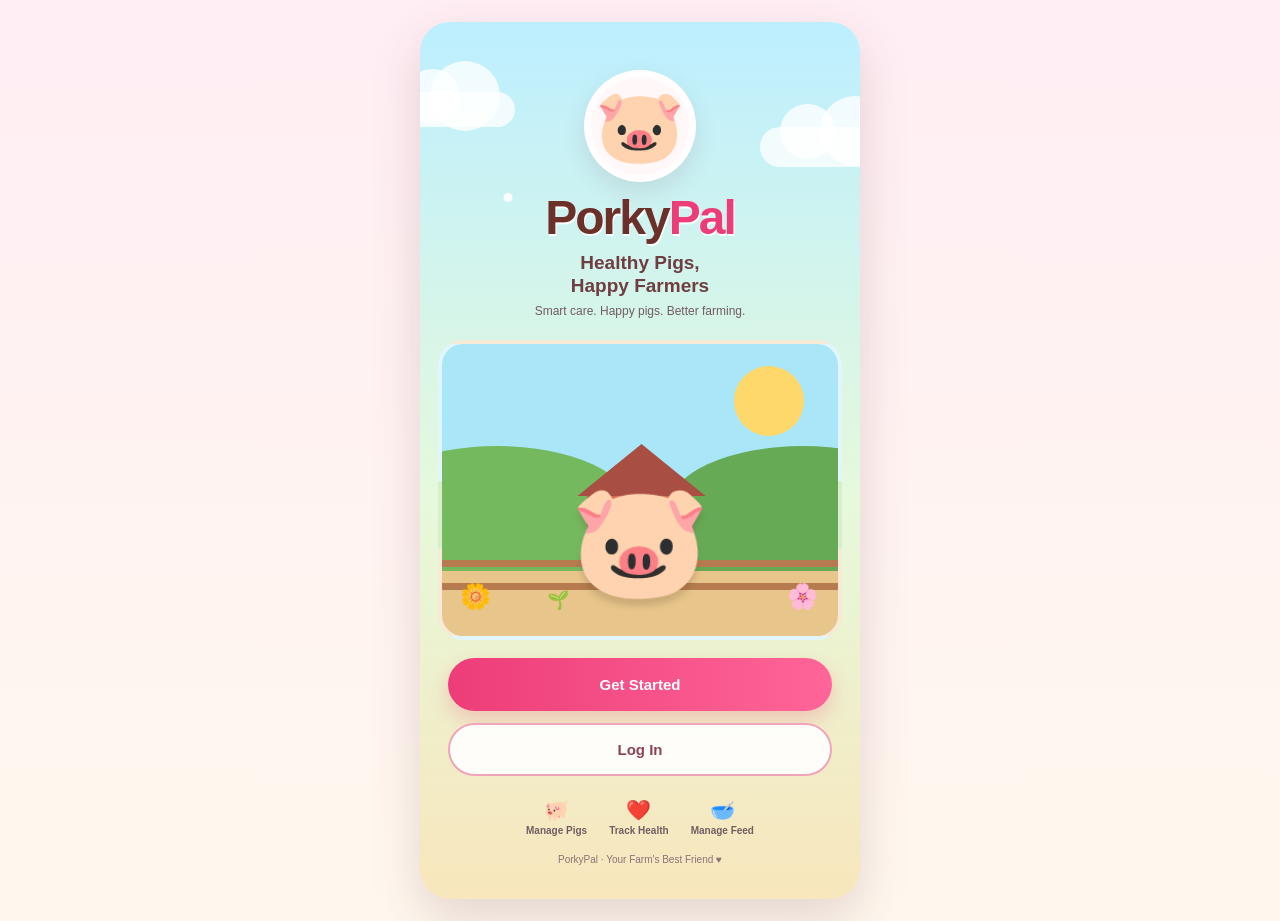
<file: index.html>
<!DOCTYPE html>
<html lang="en">
<head>
<meta charset="UTF-8">
<meta name="viewport" content="width=device-width, initial-scale=1.0">
<title>PorkyPal - Healthy Pigs, Happy Farmers</title>
<style>
*{box-sizing:border-box}
:root{
  --pink:#ed3d79;--pink2:#ff6598;--dark:#55313a;--muted:#866c74;
}
html,body{margin:0;min-height:100%;font-family:Arial,Helvetica,sans-serif}
body{
  background:linear-gradient(180deg,#ffeef4 0%,#fff8ee 100%);
  color:var(--dark);
}
.page{
  min-height:100vh;display:flex;align-items:center;justify-content:center;
  padding:22px;
}
.card{
  width:min(440px,100%);min-height:760px;position:relative;overflow:hidden;
  border-radius:30px;background:
  radial-gradient(circle at 20% 20%,rgba(255,255,255,.9) 0 4px,transparent 5px),
  linear-gradient(180deg,#bdefff 0%,#e6f9db 55%,#f8e6bc 100%);
  box-shadow:0 20px 50px rgba(104,54,68,.18);
}
.cloud{position:absolute;background:rgba(255,255,255,.78);border-radius:50px;filter:blur(.2px)}
.cloud.one{width:130px;height:35px;top:70px;left:-35px}
.cloud.two{width:145px;height:40px;top:105px;right:-45px}
.cloud:before,.cloud:after{content:"";position:absolute;background:inherit;border-radius:50%}
.cloud:before{width:55px;height:55px;left:20px;top:-23px}
.cloud:after{width:70px;height:70px;right:15px;top:-31px}
.content{position:relative;z-index:2;text-align:center;padding:48px 28px 34px}
.logo{
  width:112px;height:112px;margin:0 auto 12px;border-radius:50%;
  background:#fff7f8;border:7px solid rgba(255,255,255,.8);
  display:grid;place-items:center;font-size:72px;
  box-shadow:0 10px 24px rgba(109,61,71,.12);
}
h1{
  margin:0;font-size:48px;line-height:1;font-weight:900;letter-spacing:-2px;
  color:#6b302a;text-shadow:1px 2px 0 #fff;
}
h1 span{color:var(--pink)}
.tagline{
  margin:10px auto 6px;font-size:19px;font-weight:800;line-height:1.2;
  color:#6e3e42;max-width:280px;
}
.sub{font-size:12px;color:#725b61;margin-bottom:22px}
.farm-scene{
  height:300px;position:relative;margin:0 -10px 18px;border-radius:25px;
  background:linear-gradient(#a9e6f8 0 47%,#91cf6c 47% 70%,#e8c58a 70%);
  overflow:hidden;border:4px solid rgba(255,255,255,.65);
}
.sun{position:absolute;width:70px;height:70px;border-radius:50%;background:#ffd86b;top:22px;right:34px}
.hill{position:absolute;bottom:65px;width:270px;height:125px;background:#75b95f;border-radius:50% 50% 0 0}
.hill.a{left:-80px}.hill.b{right:-100px;background:#66aa56}
.barn{
  position:absolute;bottom:65px;left:50%;transform:translateX(-50%);
  width:105px;height:82px;background:#d76d58;border:3px solid #a95146;
}
.barn:before{
  content:"";position:absolute;left:-13px;top:-48px;border-left:64px solid transparent;
  border-right:64px solid transparent;border-bottom:52px solid #a84e43;
}
.barn:after{
  content:"";position:absolute;width:27px;height:43px;left:36px;bottom:0;background:#70443c;
}
.fence{position:absolute;bottom:44px;left:0;width:100%;height:40px}
.fence:before,.fence:after{
  content:"";position:absolute;left:0;right:0;height:7px;background:#b67c4f;box-shadow:0 23px 0 #b67c4f;
}
.fence:before{top:8px}
.fence:after{top:0;background:transparent;box-shadow:none}
.pig{
  position:absolute;bottom:39px;left:50%;transform:translateX(-50%);
  font-size:112px;line-height:1;filter:drop-shadow(0 7px 3px rgba(77,55,33,.18));
}
.flower{position:absolute;bottom:25px;font-size:25px}
.flower.f1{left:18px}.flower.f2{right:20px}.flower.f3{left:105px;font-size:18px}
.buttons{display:grid;gap:12px}
.btn{
  display:flex;align-items:center;justify-content:center;width:100%;height:53px;
  border-radius:28px;text-decoration:none;font-weight:800;font-size:15px;
  transition:.2s;cursor:pointer;border:0;
}
.btn:hover{transform:translateY(-2px)}
.primary{background:linear-gradient(90deg,var(--pink),var(--pink2));color:#fff;box-shadow:0 9px 20px rgba(237,61,121,.24)}
.secondary{background:rgba(255,255,255,.9);color:#8a4357;border:2px solid #f0a5ba}
.features{display:flex;justify-content:center;gap:22px;margin-top:22px}
.feature{font-size:10px;color:#725d63;font-weight:700}
.feature b{display:block;font-size:20px;margin-bottom:3px}
.footer{font-size:10px;color:#8c7279;margin-top:18px}
@media(max-height:800px){
 .card{min-height:700px}.content{padding-top:30px}.farm-scene{height:250px}
 .pig{font-size:90px}
}
</style>
</head>
<body>
<div class="page">
  <div class="card">
    <div class="cloud one"></div><div class="cloud two"></div>
    <main class="content">
      <div class="logo">🐷</div>
      <h1>Porky<span>Pal</span></h1>
      <div class="tagline">Healthy Pigs,<br>Happy Farmers</div>
      <div class="sub">Smart care. Happy pigs. Better farming.</div>

      <div class="farm-scene">
        <div class="sun"></div>
        <div class="hill a"></div><div class="hill b"></div>
        <div class="barn"></div>
        <div class="fence"></div>
        <div class="pig">🐷</div>
        <div class="flower f1">🌼</div><div class="flower f2">🌸</div><div class="flower f3">🌱</div>
      </div>

      <div class="buttons">
        <a class="btn primary" href="dashboard.html">Get Started</a>
        <a class="btn secondary" href="login.html">Log In</a>
      </div>

      <div class="features">
        <div class="feature"><b>🐖</b>Manage Pigs</div>
        <div class="feature"><b>❤️</b>Track Health</div>
        <div class="feature"><b>🥣</b>Manage Feed</div>
      </div>
      <div class="footer">PorkyPal · Your Farm's Best Friend ♥</div>
    </main>
  </div>
</div>
</body>
</html>
</file>
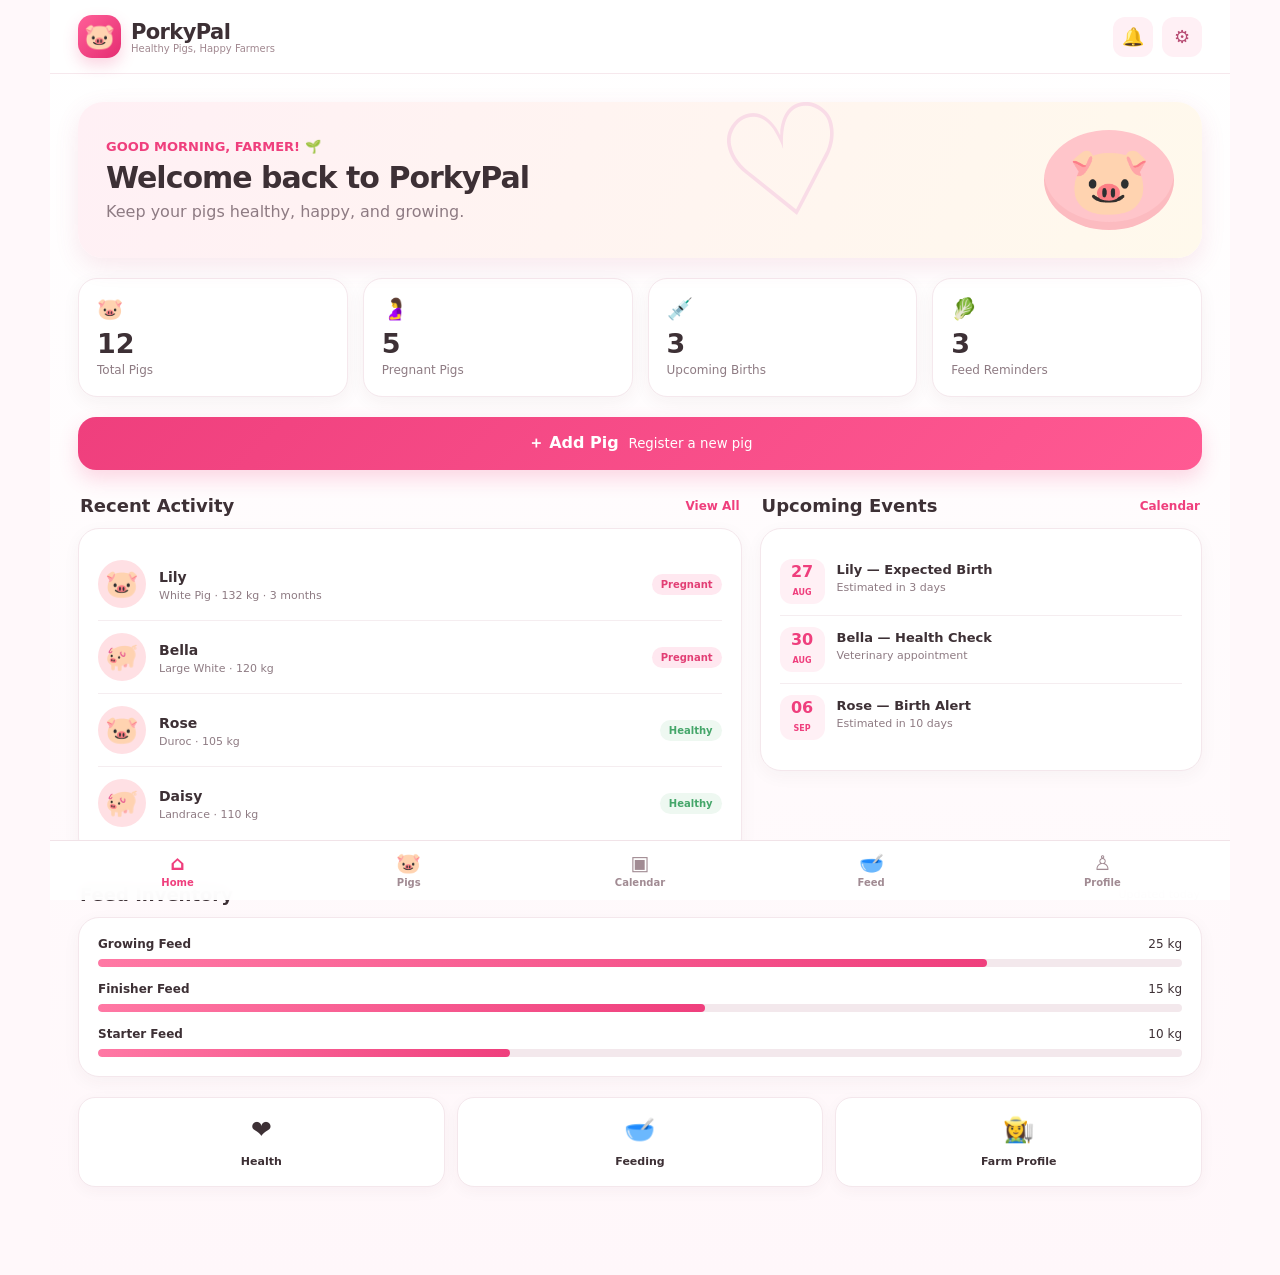
<file: dashboard.html>
<!DOCTYPE html>
<html lang="en">
<head>
<meta charset="UTF-8">
<meta name="viewport" content="width=device-width, initial-scale=1.0">
<title>PorkyPal - Dashboard</title>
<style>
:root{
  --pink:#ef3f7d;
  --pink2:#ff6d9d;
  --light:#fff5f8;
  --text:#3d3035;
  --muted:#8e7b83;
  --green:#54b878;
  --orange:#f4a33b;
  --blue:#63b6df;
  --purple:#a96ed6;
  --shadow:0 8px 24px rgba(198,72,119,.12);
}
*{box-sizing:border-box}
html,body{margin:0;padding:0;font-family:Inter,system-ui,-apple-system,BlinkMacSystemFont,"Segoe UI",sans-serif;background:#fff8fa;color:var(--text)}
body{min-height:100vh}
button{font:inherit}
.app{
  max-width:1180px;
  margin:auto;
  min-height:100vh;
  background:linear-gradient(180deg,#fff 0,#fff7fa 100%);
}
.topbar{
  height:74px;padding:0 28px;display:flex;align-items:center;
  justify-content:space-between;background:#fff;border-bottom:1px solid #f6e8ed;
  position:sticky;top:0;z-index:10;
}
.brand{display:flex;align-items:center;gap:10px}
.logo{
  width:43px;height:43px;border-radius:14px;display:grid;place-items:center;
  background:linear-gradient(135deg,#ff5f98,#e52d72);font-size:25px;
  box-shadow:0 7px 15px rgba(239,63,125,.22)
}
.brand h1{font-size:21px;margin:0;font-weight:850;letter-spacing:-.6px}
.brand small{display:block;color:#a18890;font-size:10px;margin-top:-1px}
.top-actions{display:flex;gap:9px}
.icon-btn{
  width:40px;height:40px;border:0;border-radius:12px;background:#fff0f5;
  color:#b74c73;cursor:pointer;font-size:18px
}
.main{padding:28px}
.welcome{
  border-radius:25px;padding:28px;display:flex;align-items:center;justify-content:space-between;
  background:linear-gradient(110deg,#fff0f5,#fff9ec);box-shadow:var(--shadow);overflow:hidden;
  position:relative
}
.welcome:after{content:"♡";position:absolute;right:31%;top:-25px;font-size:150px;color:#f9dce7;transform:rotate(-12deg)}
.welcome-text{position:relative;z-index:1}
.eyebrow{color:var(--pink);font-weight:800;font-size:13px;margin-bottom:6px}
.welcome h2{margin:0;font-size:30px;letter-spacing:-1px}
.welcome p{margin:7px 0 0;color:var(--muted)}
.pig-hero{
  width:130px;height:100px;border-radius:50%;background:#ffc5ca;position:relative;
  display:grid;place-items:center;font-size:66px;box-shadow:inset 0 -8px 0 rgba(226,113,125,.13);
  z-index:1
}
.stats{display:grid;grid-template-columns:repeat(4,1fr);gap:15px;margin:20px 0}
.stat{
  background:#fff;border:1px solid #f5e8ed;border-radius:19px;padding:18px;
  box-shadow:0 5px 18px rgba(70,35,47,.05)
}
.stat .ico{font-size:21px}.stat strong{display:block;font-size:27px;margin-top:7px}
.stat span{font-size:12px;color:var(--muted)}
.section-head{display:flex;align-items:center;justify-content:space-between;margin:25px 2px 12px}
.section-head h3{margin:0;font-size:18px}.view{color:var(--pink);font-size:12px;font-weight:800;text-decoration:none}
.add{
  width:100%;border:0;border-radius:18px;padding:16px;color:#fff;font-weight:800;
  background:linear-gradient(135deg,var(--pink),#ff5a93);box-shadow:0 9px 20px rgba(239,63,125,.2);
  cursor:pointer
}
.add:hover{filter:brightness(.98);transform:translateY(-1px)}
.grid{display:grid;grid-template-columns:1.2fr .8fr;gap:18px}
.panel{background:#fff;border:1px solid #f4e7ec;border-radius:21px;padding:19px;box-shadow:0 5px 18px rgba(70,35,47,.045)}
.pig-row{display:flex;align-items:center;gap:13px;padding:12px 0;border-bottom:1px solid #f5edf0}
.pig-row:last-child{border-bottom:0}
.avatar{
 width:48px;height:48px;border-radius:50%;background:#ffe0e4;display:grid;place-items:center;font-size:27px
}
.pig-info{flex:1}.pig-info strong{font-size:14px}.pig-info span{display:block;color:var(--muted);font-size:11px;margin-top:3px}
.badge{padding:5px 9px;border-radius:20px;font-size:10px;font-weight:800;background:#ffe8f0;color:#e23f75}
.event{display:flex;gap:12px;padding:11px 0;border-bottom:1px solid #f5edf0}
.event:last-child{border-bottom:0}
.datebox{width:45px;height:45px;border-radius:12px;background:#fff0f5;text-align:center;padding-top:5px;color:var(--pink);font-weight:800}
.datebox b{display:block;font-size:16px;line-height:16px}.datebox small{font-size:8px}
.event strong{font-size:13px}.event p{margin:3px 0 0;color:var(--muted);font-size:11px}
.progress{height:8px;background:#f3e8ec;border-radius:10px;margin-top:8px;overflow:hidden}
.progress i{display:block;height:100%;border-radius:10px;background:linear-gradient(90deg,#ff78a4,var(--pink))}
.quick{display:grid;grid-template-columns:repeat(3,1fr);gap:12px;margin-top:20px}
.quick a{
 text-decoration:none;color:var(--text);background:#fff;border:1px solid #f4e7ec;border-radius:17px;
 padding:17px 10px;text-align:center;box-shadow:0 4px 15px rgba(70,35,47,.04)
}
.quick a span{display:block;font-size:25px;margin-bottom:6px}.quick a b{font-size:11px}
.bottom-nav{
 position:sticky;bottom:0;background:rgba(255,255,255,.96);backdrop-filter:blur(10px);
 border-top:1px solid #f1e3e8;display:flex;justify-content:space-around;padding:10px 12px 12px;
 z-index:20
}
.bottom-nav a{text-decoration:none;color:#a18b93;font-size:10px;text-align:center;font-weight:700;min-width:60px}
.bottom-nav a span{display:block;font-size:20px;margin-bottom:2px}.bottom-nav a.active{color:var(--pink)}
.toast{
 position:fixed;right:20px;bottom:85px;background:#382b31;color:#fff;padding:12px 16px;border-radius:12px;
 font-size:12px;opacity:0;pointer-events:none;transform:translateY(8px);transition:.25s;z-index:50
}
.toast.show{opacity:1;transform:translateY(0)}
@media(max-width:800px){
 .main{padding:17px}.topbar{padding:0 17px;height:67px}
 .welcome{padding:22px}.welcome h2{font-size:25px}.pig-hero{width:95px;height:78px;font-size:48px}
 .stats{grid-template-columns:repeat(2,1fr)}
 .grid{grid-template-columns:1fr}
 .quick{grid-template-columns:repeat(3,1fr)}
}
@media(max-width:460px){
 .brand h1{font-size:18px}.brand small{font-size:8px}.icon-btn{width:36px;height:36px}
 .welcome:after{display:none}.pig-hero{width:78px;height:64px;font-size:39px}
 .welcome p{font-size:12px}.stat{padding:14px}.stat strong{font-size:23px}
 .quick a{padding:14px 5px}.quick a span{font-size:22px}
}
</style>
</head>
<body>
<div class="app">
  <header class="topbar">
    <div class="brand">
      <div class="logo">🐷</div>
      <div><h1>PorkyPal</h1><small>Healthy Pigs, Happy Farmers</small></div>
    </div>
    <div class="top-actions">
      <button class="icon-btn" onclick="showToast('Notifications opened')">🔔</button>
      <button class="icon-btn" onclick="showToast('Settings opened')">⚙️</button>
    </div>
  </header>

  <main class="main">
    <section class="welcome">
      <div class="welcome-text">
        <div class="eyebrow">GOOD MORNING, FARMER! 🌱</div>
        <h2>Welcome back to PorkyPal</h2>
        <p>Keep your pigs healthy, happy, and growing.</p>
      </div>
      <div class="pig-hero">🐷</div>
    </section>

    <section class="stats">
      <div class="stat"><div class="ico">🐷</div><strong>12</strong><span>Total Pigs</span></div>
      <div class="stat"><div class="ico">🤰</div><strong>5</strong><span>Pregnant Pigs</span></div>
      <div class="stat"><div class="ico">💉</div><strong>3</strong><span>Upcoming Births</span></div>
      <div class="stat"><div class="ico">🥬</div><strong>3</strong><span>Feed Reminders</span></div>
    </section>

    <button class="add" onclick="showToast('Add Pig form opened')">＋ Add Pig <small style="font-weight:500"> &nbsp;Register a new pig</small></button>

    <div class="grid">
      <section>
        <div class="section-head"><h3>Recent Activity</h3><a class="view" href="#" onclick="showToast('Showing all pigs');return false">View All</a></div>
        <div class="panel">
          <div class="pig-row"><div class="avatar">🐷</div><div class="pig-info"><strong>Lily</strong><span>White Pig · 132 kg · 3 months</span></div><span class="badge">Pregnant</span></div>
          <div class="pig-row"><div class="avatar">🐖</div><div class="pig-info"><strong>Bella</strong><span>Large White · 120 kg</span></div><span class="badge">Pregnant</span></div>
          <div class="pig-row"><div class="avatar">🐷</div><div class="pig-info"><strong>Rose</strong><span>Duroc · 105 kg</span></div><span class="badge" style="background:#eef8f1;color:#45a66a">Healthy</span></div>
          <div class="pig-row"><div class="avatar">🐖</div><div class="pig-info"><strong>Daisy</strong><span>Landrace · 110 kg</span></div><span class="badge" style="background:#eef8f1;color:#45a66a">Healthy</span></div>
        </div>
      </section>

      <section>
        <div class="section-head"><h3>Upcoming Events</h3><a class="view" href="#" onclick="showToast('Calendar opened');return false">Calendar</a></div>
        <div class="panel">
          <div class="event"><div class="datebox"><b>27</b><small>AUG</small></div><div><strong>Lily — Expected Birth</strong><p>Estimated in 3 days</p></div></div>
          <div class="event"><div class="datebox"><b>30</b><small>AUG</small></div><div><strong>Bella — Health Check</strong><p>Veterinary appointment</p></div></div>
          <div class="event"><div class="datebox"><b>06</b><small>SEP</small></div><div><strong>Rose — Birth Alert</strong><p>Estimated in 10 days</p></div></div>
        </div>
      </section>
    </div>

    <div class="section-head"><h3>Feed Inventory</h3><span style="font-size:11px;color:var(--muted)">Updated today</span></div>
    <div class="panel">
      <div style="display:flex;justify-content:space-between;font-size:12px"><strong>Growing Feed</strong><span>25 kg</span></div>
      <div class="progress"><i style="width:82%"></i></div>
      <div style="display:flex;justify-content:space-between;font-size:12px;margin-top:15px"><strong>Finisher Feed</strong><span>15 kg</span></div>
      <div class="progress"><i style="width:56%"></i></div>
      <div style="display:flex;justify-content:space-between;font-size:12px;margin-top:15px"><strong>Starter Feed</strong><span>10 kg</span></div>
      <div class="progress"><i style="width:38%"></i></div>
    </div>

    <div class="quick">
      <a href="#" onclick="showToast('Health & Records opened');return false"><span>❤️</span><b>Health</b></a>
      <a href="#" onclick="showToast('Feeding schedule opened');return false"><span>🥣</span><b>Feeding</b></a>
      <a href="#" onclick="showToast('Farm profile opened');return false"><span>👩‍🌾</span><b>Farm Profile</b></a>
    </div>
  </main>

  <nav class="bottom-nav">
    <a class="active" href="#"><span>⌂</span>Home</a>
    <a href="#" onclick="showToast('My Pigs opened');return false"><span>🐷</span>Pigs</a>
    <a href="#" onclick="showToast('Calendar opened');return false"><span>▣</span>Calendar</a>
    <a href="#" onclick="showToast('Feed opened');return false"><span>🥣</span>Feed</a>
    <a href="#" onclick="showToast('Profile opened');return false"><span>♙</span>Profile</a>
  </nav>
</div>
<div id="toast" class="toast"></div>

<script>
let toastTimer;
function showToast(message){
  const t=document.getElementById('toast');
  t.textContent=message;t.classList.add('show');
  clearTimeout(toastTimer);
  toastTimer=setTimeout(()=>t.classList.remove('show'),1800);
}
</script>
</body>
</html>
</file>
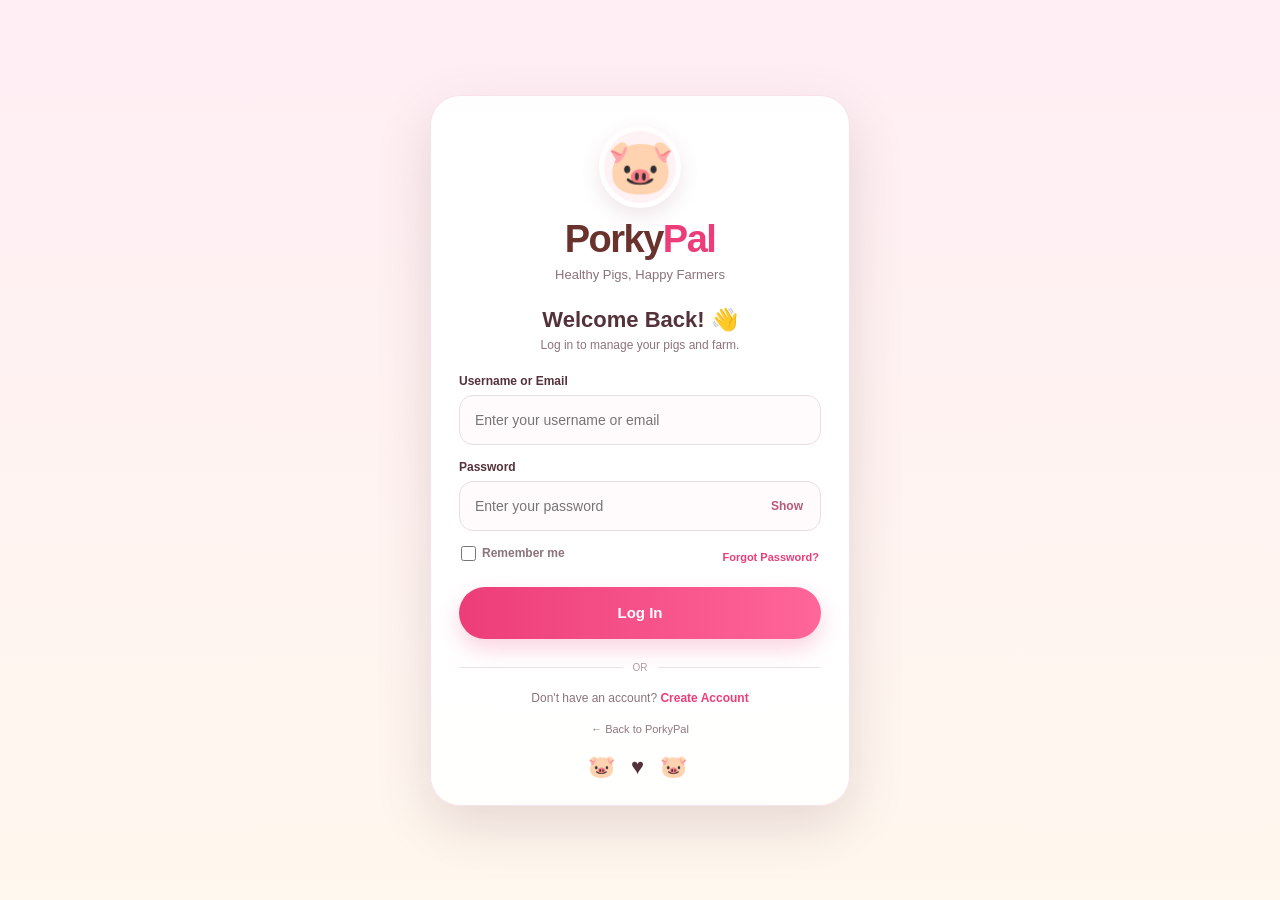
<file: login.html>
<!DOCTYPE html>
<html lang="en">
<head>
<meta charset="UTF-8">
<meta name="viewport" content="width=device-width, initial-scale=1.0">
<title>PorkyPal - Login</title>
<style>
*{box-sizing:border-box}
:root{
  --pink:#ed3d79;
  --pink2:#ff6699;
  --dark:#55313a;
  --muted:#8b737a;
}
body{
  margin:0;min-height:100vh;font-family:Arial,Helvetica,sans-serif;
  background:linear-gradient(180deg,#ffeef4,#fff8ee);
  color:var(--dark);
}
.page{min-height:100vh;display:flex;align-items:center;justify-content:center;padding:22px}
.login-card{
  width:min(420px,100%);background:rgba(255,255,255,.97);
  border-radius:30px;padding:30px 28px 25px;
  box-shadow:0 20px 55px rgba(91,48,64,.16);
  border:1px solid #f7e3e9;
}
.logo{
  width:82px;height:82px;margin:0 auto 10px;border-radius:50%;
  display:grid;place-items:center;font-size:54px;
  background:#fff2f5;border:5px solid #fff;
  box-shadow:0 8px 20px rgba(120,50,75,.12);
}
.brand{text-align:center}
.brand h1{margin:0;font-size:38px;font-weight:900;letter-spacing:-1.5px;color:#69322c}
.brand h1 span{color:var(--pink)}
.brand p{margin:6px 0 25px;color:var(--muted);font-size:13px}
.welcome{text-align:center;margin-bottom:22px}
.welcome h2{margin:0 0 5px;font-size:22px}
.welcome p{margin:0;color:var(--muted);font-size:12px}
.form-group{margin-bottom:15px}
label{display:block;font-size:12px;font-weight:800;margin:0 0 7px}
.input-wrap{position:relative}
input{
  width:100%;height:50px;border:1px solid #eadde2;border-radius:14px;
  outline:none;padding:0 15px;font-size:14px;color:var(--dark);
  background:#fffafb;transition:.2s;
}
input:focus{border-color:#ee78a1;box-shadow:0 0 0 4px rgba(237,61,121,.09)}
.password-toggle{
  position:absolute;right:8px;top:6px;height:38px;padding:0 10px;
  border:0;background:transparent;color:#b55b79;font-size:12px;font-weight:700;cursor:pointer;
}
.options{display:flex;align-items:center;justify-content:space-between;margin:4px 2px 19px;font-size:11px}
.remember{display:flex;align-items:center;gap:6px;color:var(--muted)}
.remember input{width:15px;height:15px;margin:0;accent-color:var(--pink)}
.forgot{color:var(--pink);text-decoration:none;font-weight:800}
.btn{
  width:100%;height:52px;border:0;border-radius:27px;
  background:linear-gradient(90deg,var(--pink),var(--pink2));
  color:#fff;font-size:15px;font-weight:800;cursor:pointer;
  box-shadow:0 10px 22px rgba(237,61,121,.22);transition:.2s;
}
.btn:hover{transform:translateY(-2px)}
.divider{display:flex;align-items:center;gap:10px;margin:23px 0 18px;color:#b29da4;font-size:10px}
.divider:before,.divider:after{content:"";height:1px;background:#eee1e6;flex:1}
.signup{text-align:center;font-size:12px;color:var(--muted)}
.signup a{color:var(--pink);font-weight:800;text-decoration:none}
.back{
  display:block;text-align:center;margin-top:18px;color:#90777f;
  font-size:11px;text-decoration:none;
}
.message{
  display:none;background:#fff0f3;border:1px solid #f6cad7;color:#c43765;
  padding:10px 12px;border-radius:11px;font-size:11px;margin-bottom:14px;text-align:center;
}
.message.show{display:block}
.pig-row{text-align:center;margin-top:19px;font-size:22px;letter-spacing:5px}
</style>
</head>
<body>
<div class="page">
  <section class="login-card">
    <div class="logo">🐷</div>

    <div class="brand">
      <h1>Porky<span>Pal</span></h1>
      <p>Healthy Pigs, Happy Farmers</p>
    </div>

    <div class="welcome">
      <h2>Welcome Back! 👋</h2>
      <p>Log in to manage your pigs and farm.</p>
    </div>

    <div id="message" class="message">Please enter your username or email and password.</div>

    <form id="loginForm">
      <div class="form-group">
        <label for="username">Username or Email</label>
        <input id="username" name="username" type="text"
               placeholder="Enter your username or email" autocomplete="username" required>
      </div>

      <div class="form-group">
        <label for="password">Password</label>
        <div class="input-wrap">
          <input id="password" name="password" type="password"
                 placeholder="Enter your password" autocomplete="current-password" required>
          <button type="button" class="password-toggle" onclick="togglePassword()">Show</button>
        </div>
      </div>

      <div class="options">
        <label class="remember">
          <input type="checkbox" id="remember">
          Remember me
        </label>
        <a class="forgot" href="#" onclick="forgotPassword(event)">Forgot Password?</a>
      </div>

      <button class="btn" type="submit">Log In</button>
    </form>

    <div class="divider">OR</div>

    <div class="signup">
      Don't have an account?
      <a href="register.html">Create Account</a>
    </div>

    <a class="back" href="index.html">← Back to PorkyPal</a>
    <div class="pig-row">🐷 ♥ 🐷</div>
  </section>
</div>

<script>
function togglePassword(){
  const password=document.getElementById("password");
  const button=document.querySelector(".password-toggle");
  if(password.type==="password"){
    password.type="text";
    button.textContent="Hide";
  }else{
    password.type="password";
    button.textContent="Show";
  }
}

function forgotPassword(event){
  event.preventDefault();
  const message=document.getElementById("message");
  message.textContent="Password recovery is not connected yet.";
  message.classList.add("show");
}

document.getElementById("loginForm").addEventListener("submit",function(event){
  event.preventDefault();

  const username=document.getElementById("username").value.trim();
  const password=document.getElementById("password").value.trim();
  const message=document.getElementById("message");

  if(!username || !password){
    message.textContent="Please enter your username or email and password.";
    message.classList.add("show");
    return;
  }

  /*
    Front-end demo:
    Connect this form to your PHP login system here.
    Example:
      fetch("login.php", { method:"POST", body:new FormData(this) })
  */

  window.location.href="dashboard.html";
});
</script>
</body>
</html>
</file>
